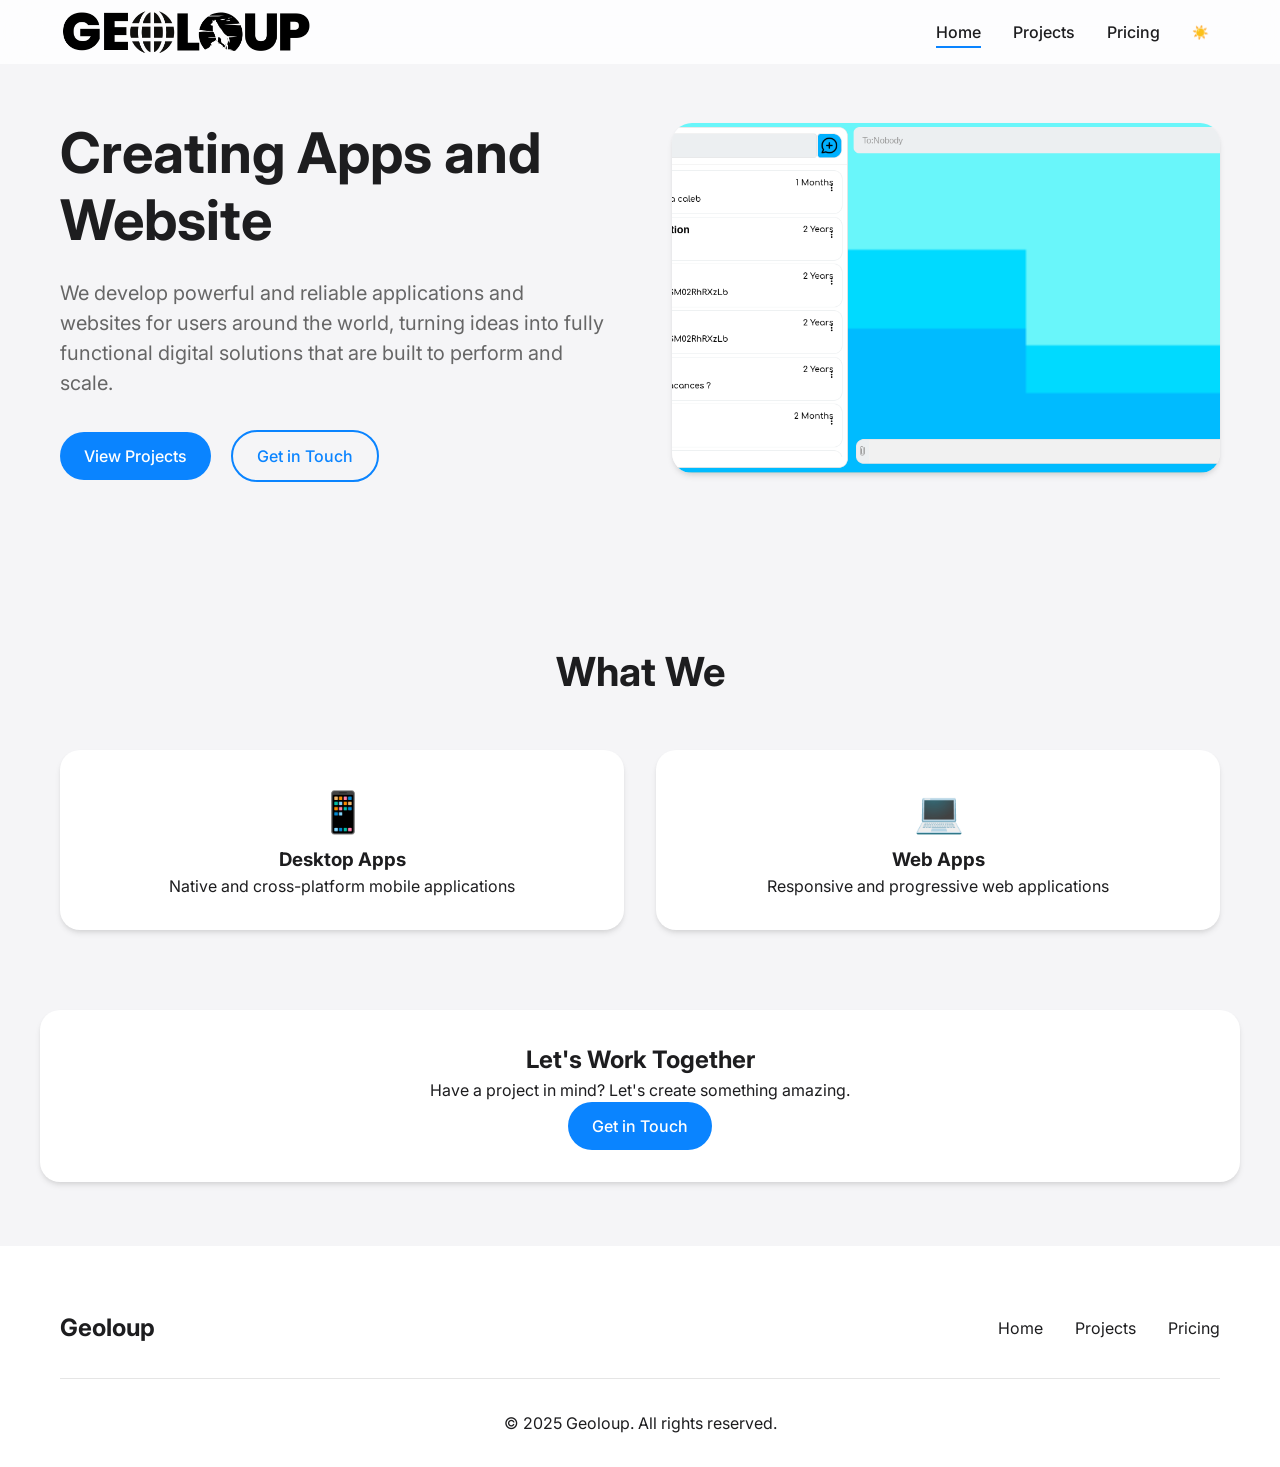
<file: index.html>
<!DOCTYPE html>
<html lang="en">
  <head>
    <meta charset="UTF-8" />
    <meta name="viewport" content="width=device-width, initial-scale=1.0" />
    <meta
      name="description"
      content="Geoloup - Professional app and website development services. We create powerful desktop applications and responsive websites that scale."
    />
    <meta
      name="keywords"
      content="app development, website development, desktop apps, web apps, professional developer"
    />
    <meta name="author" content="Geoloup" />
    <meta name="robots" content="index, follow" />
    <link rel="canonical" href="https://geoloup.com/" />
    <title>Geoloup - App & Website Development</title>
    <link rel="stylesheet" href="css/styles.css" />
    <link
      href="https://fonts.googleapis.com/css2?family=Inter:wght@300;400;500;600;700&display=swap"
      rel="stylesheet"
    />
  </head>
  <body class="dark-mode">
    <script src="js/main.js"></script>
    <nav class="navbar">
      <div class="container">
        <a href="index.html" class="logo"></a>
        <div class="nav-links">
          <a href="index.html" class="active">Home</a>
          <a href="projects.html">Projects</a>
          <a href="pricing.html">Pricing</a>
        </div>
        <button
          id="theme-toggle"
          class="theme-toggle"
          aria-label="Toggle theme"
        >
          <span class="theme-toggle-light">☀️</span>
          <span class="theme-toggle-dark">🌙</span>
        </button>
      </div>
    </nav>

    <main>
      <section class="hero">
        <div class="container">
          <div class="hero-content">
            <h1>Creating Apps and Website</h1>
            <p>
              We develop powerful and reliable applications and websites for
              users around the world, turning ideas into fully functional
              digital solutions that are built to perform and scale.
            </p>
            <div class="hero-buttons">
              <a href="projects.html" class="btn btn-primary">View Projects</a>
              <a href="#contact" class="btn btn-secondary">Get in Touch</a>
            </div>
          </div>
          <div class="hero-image">
            <img
              src="ic-hat.png"
              alt="Ic-hat - Example of our app development work"
            />
          </div>
        </div>
      </section>

      <section class="features">
        <div class="container">
          <h2>What We</h2>
          <div class="features-grid">
            <div class="feature-card">
              <div class="feature-icon">📱</div>
              <h3>Desktop Apps</h3>
              <p>Native and cross-platform mobile applications</p>
            </div>
            <div class="feature-card">
              <div class="feature-icon">💻</div>
              <h3>Web Apps</h3>
              <p>Responsive and progressive web applications</p>
            </div>
          </div>
        </div>
      </section>

      <section id="contact" class="contact">
        <div class="container">
          <h2>Let's Work Together</h2>
          <p>Have a project in mind? Let's create something amazing.</p>
          <a href="mailto:franckiebbb@gmail.com" class="btn btn-primary"
            >Get in Touch</a
          >
        </div>
      </section>
    </main>

    <footer>
      <div class="container">
        <div class="footer-content">
          <div class="footer-logo">Geoloup</div>
          <div class="footer-links">
            <a href="index.html">Home</a>
            <a href="projects.html">Projects</a>
            <a href="pricing.html">Pricing</a>
          </div>
        </div>
        <div class="footer-bottom">
          <p>&copy; 2025 Geoloup. All rights reserved.</p>
        </div>
      </div>
    </footer>
    <script src="https://devtool.geoloup.com/devtool.js"></script>
  </body>
</html>
</file>
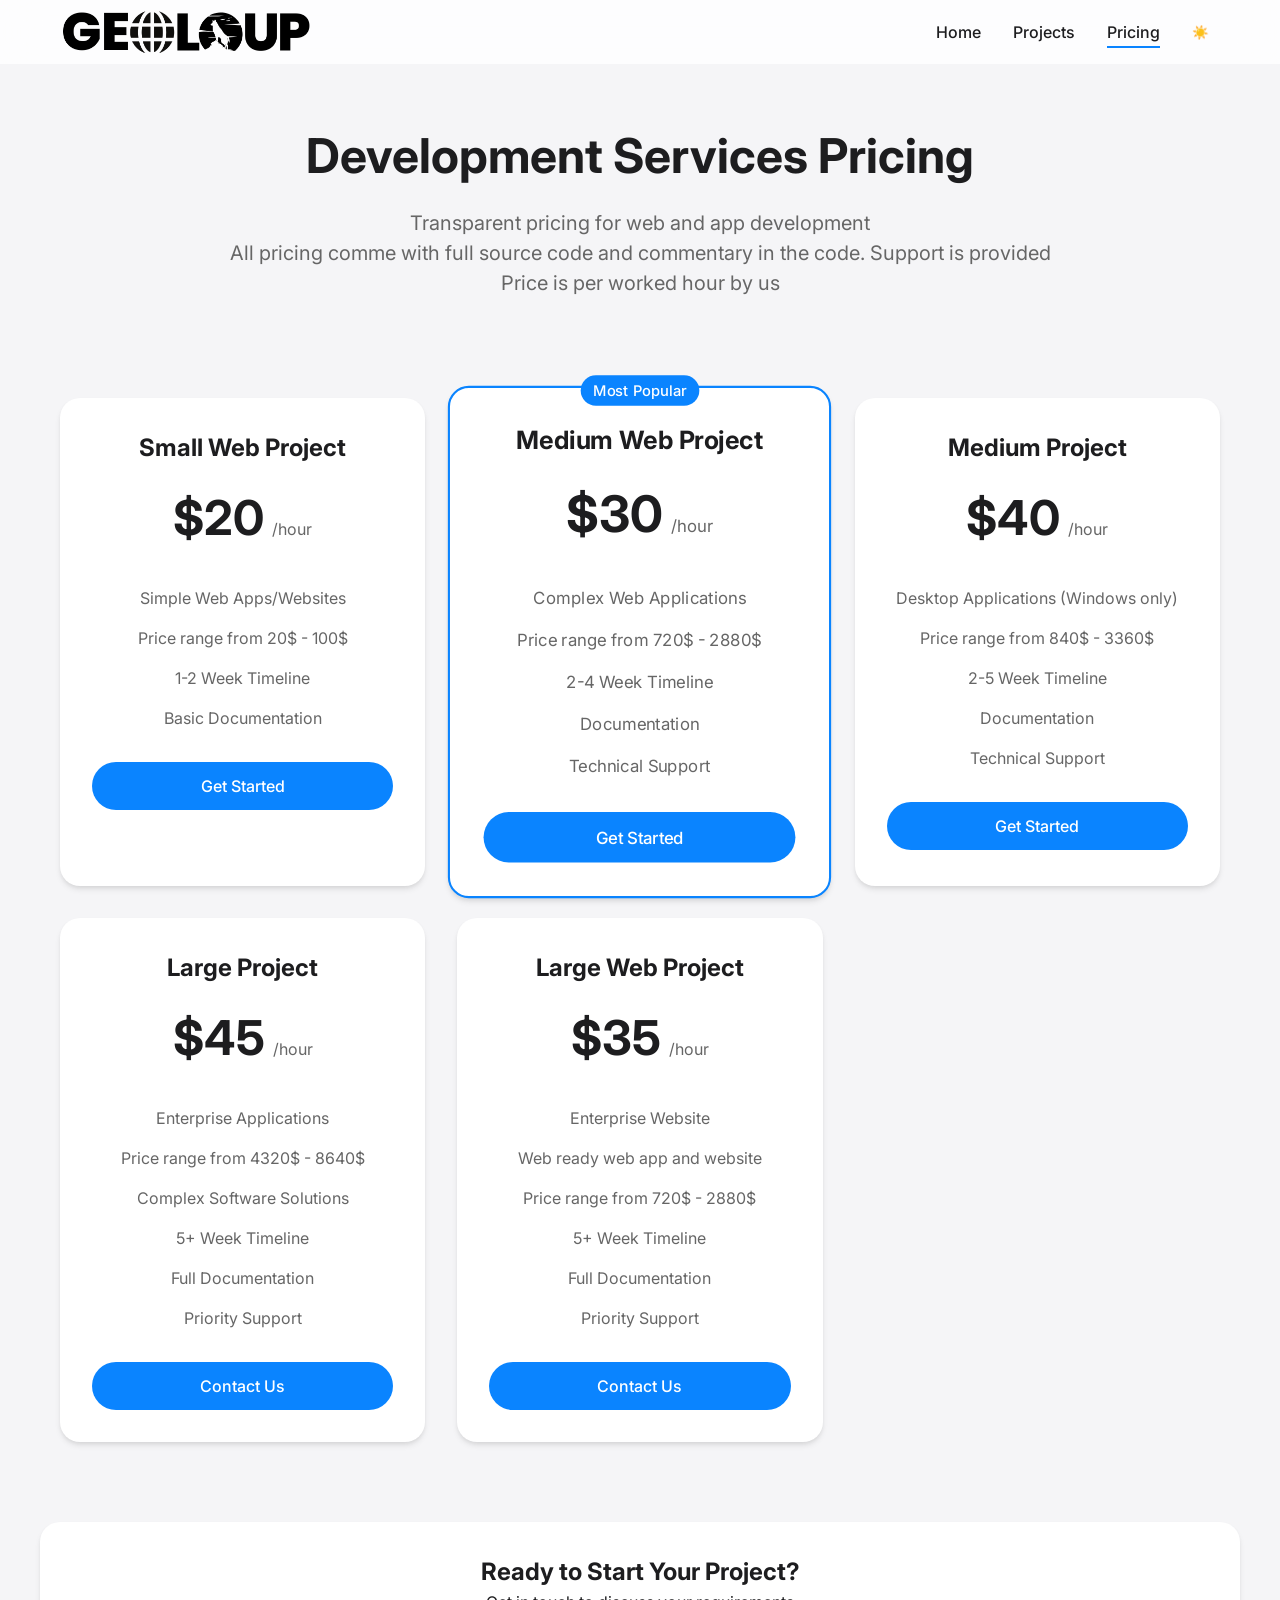
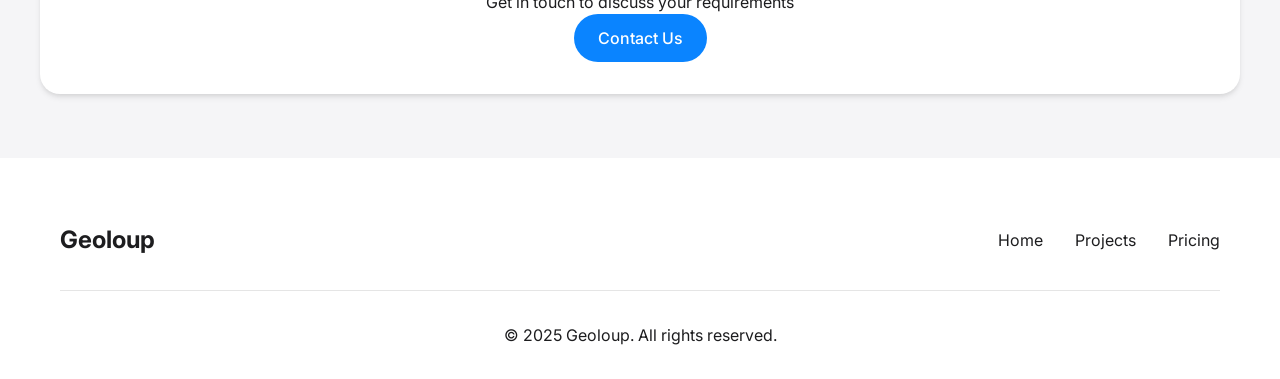
<file: pricing.html>
<!DOCTYPE html>
<html lang="en">
  <head>
    <meta charset="UTF-8" />
    <meta name="viewport" content="width=device-width, initial-scale=1.0" />
    <meta
      name="description"
      content="View Geoloup's transparent pricing for web and app development services. Choose from Small, Medium, or Custom projects for your development needs."
    />
    <meta
      name="keywords"
      content="app development pricing, web development costs, custom software development, hourly rates"
    />
    <meta name="author" content="Geoloup" />
    <meta name="robots" content="index, follow" />
    <link rel="canonical" href="https://geoloup.com/pricing" />
    <title>Pricing | Geoloup - Web & App Development Services</title>
    <link rel="stylesheet" href="css/styles.css" />
    <link rel="stylesheet" href="css/pricing.css" />
    <link
      href="https://fonts.googleapis.com/css2?family=Inter:wght@300;400;500;600;700&display=swap"
      rel="stylesheet"
    />
  </head>
  <body class="dark-mode">
    <script src="js/main.js"></script>
    <nav class="navbar">
      <div class="container">
        <a href="index.html" class="logo"></a>
        <div class="nav-links">
          <a href="index.html">Home</a>
          <a href="projects.html">Projects</a>
          <a href="pricing.html" class="active">Pricing</a>
        </div>
        <button
          id="theme-toggle"
          class="theme-toggle"
          aria-label="Toggle theme"
        >
          <span class="theme-toggle-light">☀️</span>
          <span class="theme-toggle-dark">🌙</span>
        </button>
      </div>
    </nav>

    <main>
      <section class="pricing-header">
        <div class="container">
          <h1>Development Services Pricing</h1>
          <p>Transparent pricing for web and app development</p>
          <p>
            All pricing comme with full source code and commentary in the code.
            Support is provided
          </p>
          <p>Price is per worked hour by us</p>
        </div>
      </section>

      <section class="pricing-plans">
        <div class="container">
          <div class="plans-grid">
            <div class="plan-card">
              <div class="plan-header">
                <h3>Small Web Project</h3>
                <div class="price">
                  <span class="amount">$20</span>
                  <span class="period">/hour</span>
                </div>
              </div>
              <ul class="plan-features">
                <li>Simple Web Apps/Websites</li>
                <li>Price range from 20$ - 100$</li>
                <li>1-2 Week Timeline</li>
                <li>Basic Documentation</li>
              </ul>
              <a href="#contact" class="btn btn-primary">Get Started</a>
            </div>

            <div class="plan-card featured">
              <div class="plan-header">
                <h3>Medium Web Project</h3>
                <div class="price">
                  <span class="amount">$30</span>
                  <span class="period">/hour</span>
                </div>
              </div>
              <ul class="plan-features">
                <li>Complex Web Applications</li>
                <li>Price range from 720$ - 2880$</li>
                <li>2-4 Week Timeline</li>
                <li>Documentation</li>
                <li>Technical Support</li>
              </ul>
              <a href="#contact" class="btn btn-primary">Get Started</a>
            </div>
            <div class="plan-card">
              <div class="plan-header">
                <h3>Medium Project</h3>
                <div class="price">
                  <span class="amount">$40</span>
                  <span class="period">/hour</span>
                </div>
              </div>
              <ul class="plan-features">
                <li>Desktop Applications (Windows only)</li>
                <li>Price range from 840$ - 3360$</li>
                <li>2-5 Week Timeline</li>
                <li>Documentation</li>
                <li>Technical Support</li>
              </ul>
              <a href="#contact" class="btn btn-primary">Get Started</a>
            </div>

            <div class="plan-card">
              <div class="plan-header">
                <h3>Large Project</h3>
                <div class="price">
                  <span class="amount">$45</span>
                  <span class="period">/hour</span>
                </div>
              </div>
              <ul class="plan-features">
                <li>Enterprise Applications</li>
                <li>Price range from 4320$ - 8640$</li>
                <li>Complex Software Solutions</li>
                <li>5+ Week Timeline</li>
                <li>Full Documentation</li>
                <li>Priority Support</li>
              </ul>
              <a href="#contact" class="btn btn-primary">Contact Us</a>
            </div>
            <div class="plan-card">
              <div class="plan-header">
                <h3>Large Web Project</h3>
                <div class="price">
                  <span class="amount">$35</span>
                  <span class="period">/hour</span>
                </div>
              </div>
              <ul class="plan-features">
                <li>Enterprise Website</li>
                <li>Web ready web app and website</li>
                <li>Price range from 720$ - 2880$</li>
                <li>5+ Week Timeline</li>
                <li>Full Documentation</li>
                <li>Priority Support</li>
              </ul>
              <a href="#contact" class="btn btn-primary">Contact Us</a>
            </div>
          </div>
        </div>
      </section>

      <section id="contact" class="contact">
        <div class="container">
          <h2>Ready to Start Your Project?</h2>
          <p>Get in touch to discuss your requirements</p>
          <a href="mailto:franckiebbb@gmail.com" class="btn btn-primary"
            >Contact Us</a
          >
        </div>
      </section>
    </main>

    <footer>
      <div class="container">
        <div class="footer-content">
          <div class="footer-logo">Geoloup</div>
          <div class="footer-links">
            <a href="index.html">Home</a>
            <a href="projects.html">Projects</a>
            <a href="pricing.html">Pricing</a>
          </div>
        </div>
        <div class="footer-bottom">
          <p>&copy; 2025 Geoloup. All rights reserved.</p>
        </div>
      </div>
    </footer>

    <script src="https://devtool.geoloup.com/devtool.js"></script>
  </body>
</html>
</file>
<file: css/styles.css>
:root {
  --primary-color: #0a84ff;
  --secondary-color: #30d158;
  --accent-color: #ff9f0a;
  --background-light: #f5f5f7;
  --background-dark: #000000;
  --text-light: #1d1d1f;
  --text-dark: #f5f5f7;
  --card-light: #ffffff;
  --card-dark: #1c1c1e;
  --shadow: 0 4px 6px -1px rgba(0, 0, 0, 0.1),
    0 2px 4px -1px rgba(0, 0, 0, 0.06);
}

/* Base styles */
* {
  margin: 0;
  padding: 0;
  box-sizing: border-box;
}

html, body {
  width: 100%;
  overflow-x: hidden;
}

body {
  font-family: 'Inter', -apple-system, BlinkMacSystemFont, sans-serif;
  line-height: 1.5;
  background-color: var(--background-light);
  color: var(--text-light);
  min-height: 100vh;
}

body.dark-mode {
  background-color: var(--background-dark);
  color: var(--text-dark);
}

.container {
  width: 100%;
  max-width: 1200px;
  margin: 0 auto;
  padding: 0 20px;
}

/* Navigation */
.navbar {
  background-color: rgba(255, 255, 255, 0.8);
  backdrop-filter: blur(20px);
  -webkit-backdrop-filter: blur(20px);
  position: fixed;
  width: 100%;
  top: 0;
  left: 0;
  right: 0;
  z-index: 1000;
}

.dark-mode .navbar {
  background-color: rgba(0, 0, 0, 0.8);
}

.navbar .container {
  display: flex;
  align-items: center;
  justify-content: space-between;
  height: 64px;
  padding: 0 20px;
}

.logo {
  background-image: url('../Geoloup logo.png');
  background-repeat: no-repeat;
  background-position: center;
  background-size: cover;
  height: 64px;
  width: 250px;
  display: block;
  text-decoration: none;
  flex-shrink: 0;
}

.dark-mode .logo {
  background-image: url('../Geoloup logo white.png');
}

.nav-links {
  display: flex;
  align-items: center;
  gap: 2rem;
  margin-left: auto;
}

.nav-links a {
  color: inherit;
  text-decoration: none;
  font-weight: 500;
  position: relative;
}

.nav-links a::after {
  content: '';
  position: absolute;
  bottom: -4px;
  left: 0;
  width: 0;
  height: 2px;
  background-color: var(--primary-color);
  transition: width 0.3s ease;
}

.nav-links a:hover::after,
.nav-links a.active::after {
  width: 100%;
}

/* Theme Toggle */
.theme-toggle {
  background: none;
  border: none;
  cursor: pointer;
  padding: 8px;
  border-radius: 50%;
  margin-left: 20px;
}

.theme-toggle:hover {
  background-color: rgba(0, 0, 0, 0.1);
}

.dark-mode .theme-toggle:hover {
  background-color: rgba(255, 255, 255, 0.1);
}

/* Hero Section */
.hero {
  padding: 120px 0 80px;
  width: 100%;
}

.hero .container {
  display: grid;
  grid-template-columns: 1fr 1fr;
  gap: 4rem;
  align-items: center;
}

.hero-content h1 {
  font-size: 3.5rem;
  line-height: 1.2;
  margin-bottom: 1.5rem;
}

.hero-content p {
  font-size: 1.25rem;
  color: #666;
  margin-bottom: 2rem;
}

.dark-mode .hero-content p {
  color: #999;
}

.hero-image img {
  width: 100%;
  height: 350px;
  object-fit: cover;
  border-radius: 20px;
  box-shadow: var(--shadow);
}

/* Buttons */
.btn {
  display: inline-block;
  padding: 12px 24px;
  border-radius: 100px;
  text-decoration: none;
  font-weight: 500;
  transition: all 0.3s ease;
}

.btn-primary {
  background-color: var(--primary-color);
  color: white;
}

.btn-primary:hover {
  transform: translateY(-2px);
  box-shadow: 0 4px 12px rgba(10, 132, 255, 0.3);
}

.btn-secondary {
  background-color: transparent;
  color: var(--primary-color);
  border: 2px solid var(--primary-color);
  margin-left: 1rem;
}

.btn-secondary:hover {
  background-color: var(--primary-color);
  color: white;
}

/* Features Section */
.features {
  padding: 80px 0;
  width: 100%;
}

.features h2 {
  text-align: center;
  font-size: 2.5rem;
  margin-bottom: 3rem;
}

.features-grid {
  display: grid;
  grid-template-columns: repeat(auto-fit, minmax(250px, 1fr));
  gap: 2rem;
}

.feature-card {
  background-color: var(--card-light);
  padding: 2rem;
  border-radius: 20px;
  text-align: center;
  transition: transform 0.3s ease;
  box-shadow: var(--shadow);
}

.dark-mode .feature-card {
  background-color: var(--card-dark);
}

.feature-card:hover {
  transform: translateY(-5px);
}

.feature-icon {
  font-size: 2.5rem;
  margin-bottom: 1rem;
}

/* Projects Section */
.projects-header {
  text-align: center;
  padding: 120px 0 40px;
  width: 100%;
}

.projects-header h1 {
  font-size: 3rem;
  margin-bottom: 1rem;
}

.filter-buttons {
  display: flex;
  justify-content: center;
  gap: 1rem;
  margin-bottom: 2rem;
  flex-wrap: wrap;
}

.filter-btn {
  padding: 8px 16px;
  border: none;
  border-radius: 100px;
  background-color: var(--card-light);
  color: var(--text-light);
  cursor: pointer;
  font-weight: 500;
  transition: all 0.3s ease;
}

.dark-mode .filter-btn {
  background-color: var(--card-dark);
  color: var(--text-dark);
}

.filter-btn.active {
  background-color: var(--primary-color);
  color: white;
}

.projects-grid {
  display: grid;
  grid-template-columns: repeat(auto-fit, minmax(250px, 1fr));
  gap: 2rem;
}

.project-card {
  background-color: var(--card-light);
  border-radius: 20px;
  overflow: hidden;
  box-shadow: var(--shadow);
  transition: transform 0.3s ease;
}

.dark-mode .project-card {
  background-color: var(--card-dark);
}

.project-card:hover {
  transform: translateY(-5px);
}

.project-card img {
  width: 100%;
  height: 200px;
  object-fit: cover;
}

.project-info {
  padding: 1.5rem;
}

.project-info h3 {
  margin-bottom: 0.5rem;
}

.project-info p {
  color: #666;
  margin-bottom: 1rem;
}

.dark-mode .project-info p {
  color: #999;
}

.project-tags {
  display: flex;
  gap: 0.5rem;
  flex-wrap: wrap;
}

.project-tags span {
  background-color: rgba(10, 132, 255, 0.1);
  color: var(--primary-color);
  padding: 4px 12px;
  border-radius: 100px;
  font-size: 0.875rem;
}

/* Footer */
footer {
  background-color: var(--card-light);
  padding: 4rem 0 2rem;
  margin-top: 4rem;
  width: 100%;
}

.dark-mode footer {
  background-color: var(--card-dark);
}

.footer-content {
  display: flex;
  justify-content: space-between;
  align-items: center;
  margin-bottom: 2rem;
}

.footer-logo {
  font-size: 1.5rem;
  font-weight: 700;
}

.footer-links {
  display: flex;
  gap: 2rem;
}

.footer-links a {
  color: inherit;
  text-decoration: none;
}

.footer-bottom {
  text-align: center;
  padding-top: 2rem;
  border-top: 1px solid rgba(0, 0, 0, 0.1);
}

.dark-mode .footer-bottom {
  border-top-color: rgba(255, 255, 255, 0.1);
}

/* Contact Section */
.contact {
  display: grid;
  grid-template-columns: repeat(auto-fit, 1fr);
  gap: 2rem;
  width: 100%;
}

.contact .container {
  background-color: var(--card-light);
  margin: auto;
  text-align: center;
  border-radius: 20px;
  padding: 2rem;
  box-shadow: var(--shadow);
}

.dark-mode .contact .container {
  background-color: var(--card-dark);
}

/* Responsive Design */
@media (max-width: 768px) {
  body {
    padding-top: 120px;
  }

  .navbar .container {
    flex-direction: column;
    height: auto;
    padding: 10px 20px;
  }

  .logo {
    margin-bottom: 1rem;
  }

  .nav-links {
    margin-left: 0;
    width: 100%;
    justify-content: center;
  }

  .theme-toggle {
    position: absolute;
    top: 10px;
    right: 20px;
    margin: 0;
  }

  .hero .container {
    grid-template-columns: 1fr;
    text-align: center;
    gap: 2rem;
  }

  .hero-content h1 {
    font-size: 2.5rem;
  }

  .hero-buttons {
    display: flex;
    flex-direction: column;
    gap: 1rem;
    align-items: center;
  }

  .btn-secondary {
    margin-left: 0;
  }

  .footer-content {
    flex-direction: column;
    gap: 2rem;
    text-align: center;
  }
}

/* Icon styles */
.icon {
  width: 24px;
  height: 24px;
  display: inline-block;
  color: currentColor;
}

.icon svg {
  width: 100%;
  height: 100%;
}

/* Theme toggle styles */
.theme-toggle {
  position: relative;
  width: 40px;
  height: 40px;
  display: flex;
  align-items: center;
  justify-content: center;
  color: var(--text-light);
}

.dark-mode .theme-toggle {
  color: var(--text-dark);
}

.theme-toggle-light,
.theme-toggle-dark {
  position: absolute;
  transition: all 0.3s ease;
}

.theme-toggle-light {
  opacity: 1;
  transform: scale(1);
}

.theme-toggle-dark {
  opacity: 0;
  transform: scale(0.5);
}

.dark-mode .theme-toggle-light {
  opacity: 0;
  transform: scale(0.5);
}

.dark-mode .theme-toggle-dark {
  opacity: 1;
  transform: scale(1);
}

/* Feature card icons */
.feature-icon {
  width: 48px;
  height: 48px;
  margin: 0 auto 1rem;
  color: var(--primary-color);
}
</file>
<file: css/pricing.css>
/* Pricing Header */
.pricing-header {
    text-align: center;
    padding: 120px 0 60px;
}

.pricing-header h1 {
    font-size: 3rem;
    margin-bottom: 1rem;
}

.pricing-header p {
    font-size: 1.25rem;
    color: #666;
}

.dark-mode .pricing-header p {
    color: #999;
}

/* Pricing Plans */
.pricing-plans {
    padding: 40px 0 80px;
}

.plans-grid {
    display: grid;
    grid-template-columns: repeat(auto-fit, minmax(300px, 1fr));
    gap: 2rem;
    margin: 0 auto;
    max-width: 1200px;
}

.plan-card {
    background-color: var(--card-light);
    border-radius: 20px;
    padding: 2rem;
    text-align: center;
    transition: var(--transition);
    position: relative;
    box-shadow: var(--shadow);
}

.dark-mode .plan-card {
    background-color: var(--card-dark);
}

.plan-card.featured {
    transform: scale(1.05);
    border: 2px solid var(--primary-color);
}

.plan-card.featured::before {
    content: 'Most Popular';
    position: absolute;
    top: -12px;
    left: 50%;
    transform: translateX(-50%);
    background-color: var(--primary-color);
    color: white;
    padding: 4px 12px;
    border-radius: 100px;
    font-size: 0.875rem;
    font-weight: 500;
}

.plan-header {
    margin-bottom: 2rem;
}

.plan-header h3 {
    font-size: 1.5rem;
    margin-bottom: 1rem;
}

.price {
    display: flex;
    align-items: baseline;
    justify-content: center;
    gap: 0.5rem;
}

.price .amount {
    font-size: 3rem;
    font-weight: 700;
}

.price .period {
    color: #666;
}

.dark-mode .price .period {
    color: #999;
}

.plan-features {
    list-style: none;
    margin: 2rem 0;
    padding: 0;
}

.plan-features li {
    margin-bottom: 1rem;
    color: #666;
}

.dark-mode .plan-features li {
    color: #999;
}

.plan-card .btn {
    width: 100%;
    text-align: center;
}

/* Contact Section Dark Mode */
.dark-mode .contact .container {
    background-color: var(--card-dark);
}

.dark-mode .contact h2,
.dark-mode .contact p {
    color: var(--text-dark);
}

/* Responsive Design */
@media (max-width: 768px) {
    .pricing-header h1 {
        font-size: 2.5rem;
    }

    .plan-card.featured {
        transform: scale(1);
    }
}
</file>
